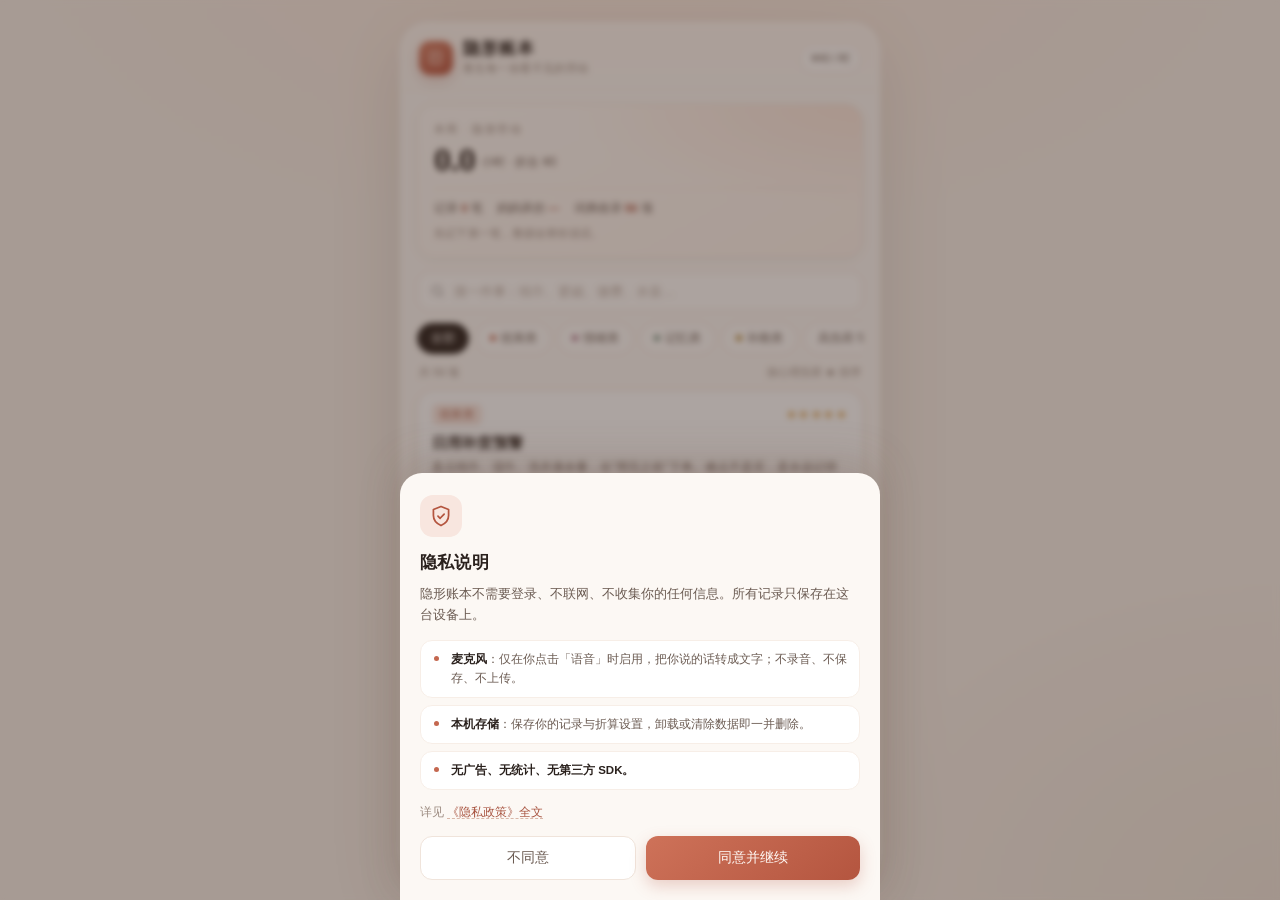
<file: index.html>
<!DOCTYPE html>
<html lang="zh-CN">
<head>
<meta charset="UTF-8" />
<meta name="viewport" content="width=device-width, initial-scale=1, viewport-fit=cover, maximum-scale=1" />
<meta name="theme-color" content="#FCF8F4" />
<meta name="description" content="隐形账本：把全职妈妈与职场妈妈的隐形劳动、情绪劳动，一次性说清楚。" />
<title>隐形账本 · 看见每一份看不见的劳动</title>
<link rel="icon" href="assets/icon.svg" type="image/svg+xml" />
<link rel="apple-touch-icon" href="assets/icon.svg" />
<link rel="manifest" href="manifest.json" />
<link rel="stylesheet" href="assets/style.css" />
</head>
<body>
<div class="app">

  <!-- ============ 顶栏 ============ -->
  <header class="topbar">
    <div class="brand">
      <div class="mark" aria-hidden="true">
        <svg width="19" height="19" viewBox="0 0 24 24" fill="none">
          <rect x="4.5" y="3.5" width="13" height="15" rx="2.6" stroke="#FFF3EC" stroke-width="1.5"/>
          <path d="M8 8.5h6M8 12h4" stroke="#FFF3EC" stroke-width="1.5" stroke-linecap="round"/>
          <path d="M17 7.5v9.8a1.9 1.9 0 0 1-2.6 1.8l-2.9-1.1" stroke="#F7C9B8" stroke-width="1.5" stroke-linecap="round" stroke-linejoin="round"/>
        </svg>
      </div>
      <div style="min-width:0">
        <h1>隐形账本</h1>
        <p class="sub">看见每一份看不见的劳动</p>
      </div>
    </div>
    <button class="rate-btn" id="rateBtn" type="button">¥40 / 时</button>
  </header>

  <!-- ============ 主体 ============ -->
  <main id="main">

    <!-- ---------- 词典 ---------- -->
    <section class="view active" id="view-dict">
      <div class="overview">
        <div class="ov-label">本周 · 隐形劳动</div>
        <div class="ov-main">
          <span class="ov-num" id="ovHours">0.0</span>
          <span class="ov-unit">小时 · 折合 ¥<span id="ovMoney">0</span></span>
        </div>
        <div class="ov-row">
          <span>记录 <b id="ovCount">0</b> 笔</span>
          <span>妈妈承担 <b id="ovShare">—</b></span>
          <span>词典收录 <b>56</b> 项</span>
        </div>
        <div class="ov-quote" id="ovQuote">先记下第一笔，数据会替你说话。</div>
      </div>

      <div class="search-wrap">
        <svg width="15" height="15" viewBox="0 0 24 24" fill="none" stroke="currentColor" stroke-width="2">
          <circle cx="11" cy="11" r="7"/><path d="M20 20l-3.6-3.6" stroke-linecap="round"/>
        </svg>
        <input id="searchInput" type="search" placeholder="搜一件事：纸巾、婆媳、缴费、水壶…" autocomplete="off" />
      </div>

      <div class="chips" id="chips"></div>
      <div class="dict-meta">
        <span id="dictCount">共 56 项</span>
        <span>按心理负荷 ★ 排序</span>
      </div>
      <div id="dictList"></div>
    </section>

    <!-- ---------- 记录 ---------- -->
    <section class="view" id="view-record">
      <div class="panel">
        <p class="panel-title">说一句今天发生了什么</p>
        <textarea id="voiceInput" placeholder="例：今天气死我了，我刚安抚完娃，又去提醒他爸明天要交幼儿园手工作业。"></textarea>
        <div class="rec-actions">
          <button class="btn btn-mic" id="micBtn" type="button">
            <svg width="14" height="14" viewBox="0 0 24 24" fill="none" stroke="currentColor" stroke-width="1.8">
              <rect x="9" y="3" width="6" height="11" rx="3"/><path d="M5.5 11.5a6.5 6.5 0 0 0 13 0M12 18v3" stroke-linecap="round"/>
            </svg>
            <span id="micLabel">语音</span>
          </button>
          <button class="btn btn-primary" id="parseBtn" type="button">智能拆解</button>
        </div>
        <div class="hint-row">
          <p class="hint">不评价、不安慰、不建议 —— 只把这句话拆成可计量的结构。</p>
          <button class="link-mini" id="sampleBtn" type="button">填入示例</button>
        </div>
      </div>

      <div id="parseOut"></div>

      <div class="panel" style="margin-top:12px">
        <p class="panel-title">今日记录 <span id="todayCount" style="color:#B3A297;letter-spacing:0"></span></p>
        <ul class="rec-list" id="todayList"></ul>
        <div class="empty" id="todayEmpty">
          <span class="big">◌</span>
          还没有记录。试试上面的示例，或从词典里点「记一笔」。
          <div style="margin-top:12px">
            <button class="mini-btn" id="demoBtn" type="button">载入一周示例数据</button>
          </div>
        </div>
      </div>
    </section>

    <!-- ---------- 周报 ---------- -->
    <section class="view" id="view-report">
      <div class="week-switch">
        <button class="active" data-week="0" type="button">本周</button>
        <button data-week="1" type="button">上周</button>
      </div>
      <div id="reportBody"></div>
    </section>

    <!-- ---------- 关于 ---------- -->
    <section class="view" id="view-about">
      <div class="about-hero">
        <div class="mark-lg" aria-hidden="true">
          <svg width="28" height="28" viewBox="0 0 24 24" fill="none">
            <rect x="4.5" y="3.5" width="13" height="15" rx="2.6" stroke="#FFF3EC" stroke-width="1.4"/>
            <path d="M8 8.5h6M8 12h4" stroke="#FFF3EC" stroke-width="1.4" stroke-linecap="round"/>
            <path d="M17 7.5v9.8a1.9 1.9 0 0 1-2.6 1.8l-2.9-1.1" stroke="#F7C9B8" stroke-width="1.4" stroke-linecap="round" stroke-linejoin="round"/>
          </svg>
        </div>
        <h2>隐形账本</h2>
        <p>INVISIBLE LEDGER · v1.0</p>
      </div>

      <div class="about-card">
        <h4>为什么要有这本账</h4>
        <p>家里的活分两种：一种做得完，一种做不完。买纸巾看得见，记住"纸巾快没了"看不见；带孩子看得见，提前三天查好疫苗放号时间看不见。后者从不进入任何统计，却持续消耗同一个人。</p>
        <p>这本账只做一件事：把看不见的部分，写成条目、时长和金额。</p>
      </div>

      <div class="about-card">
        <h4>四个抽屉</h4>
        <ul>
          <li><b>统筹类</b>：让家庭这台机器按时运转（排期、比价、派活与跟进）</li>
          <li><b>情绪类</b>：接住每个人的情绪（安抚、缓冲、维持气氛）</li>
          <li><b>记忆类</b>：全家的外部硬盘（缴费日、过敏史、东西放哪）</li>
          <li><b>补救类</b>：兜住所有漏下来的事（送水壶、发现洗手液用完）</li>
        </ul>
        <p style="margin-top:8px">每项都标了 <b>心理负荷指数（1–5★）</b>：占用的不是时间，是脑子里的后台进程。</p>
      </div>

      <div class="about-card">
        <h4>怎么算钱</h4>
        <p>折算标准默认 <code>¥40 / 小时</code>，参考家政服务时薪。可在右上角修改。金额不是要谁付钱，而是给"没有价格的时间"一个可比较的单位。</p>
      </div>

      <div class="about-card">
        <h4>关于数据</h4>
        <p>所有记录只存在这台设备本地：网页版存在浏览器 localStorage，安装版存在应用私有目录，不上传、不联网、不需要登录。清除数据或卸载会一并清除记录。</p>
        <p>语音输入使用系统自带的语音识别能力（安装版为安卓系统识别服务，网页版为浏览器识别能力），本应用不保存任何音频，只接收识别后的文字。</p>
        <p><a href="privacy.html" style="color:#A8543C;text-decoration:none;border-bottom:1px dashed #D9B7A8">隐私政策全文</a></p>
      </div>

      <div class="about-card">
        <h4>一句话免责</h4>
        <p>本工具不是心理咨询，也不是家庭调解。它只提供结构，不提供安慰。</p>
      </div>

      <div class="about-card" style="text-align:center">
        <button class="btn btn-ghost" id="clearBtn" type="button" style="font-size:12px;color:#A8543C">清空全部本地记录</button>
      </div>

      <footer class="site-footer">
        © 2026 隐形账本 · 保留所有权利
        <span class="ln">蓝诺UFO李然</span>
      </footer>
    </section>

  </main>

  <!-- ============ 底部导航 ============ -->
  <nav class="tabbar" id="tabbar">
    <button class="active" data-view="dict" type="button">
      <svg viewBox="0 0 24 24" fill="none" stroke="currentColor" stroke-linecap="round" stroke-linejoin="round">
        <path d="M4 5.5A2.5 2.5 0 0 1 6.5 3H19v15.5H6.5A2.5 2.5 0 0 0 4 21z"/>
        <path d="M4 18.5A2.5 2.5 0 0 0 6.5 21H19"/>
      </svg>
      <span>词典</span>
    </button>
    <button data-view="record" type="button">
      <svg viewBox="0 0 24 24" fill="none" stroke="currentColor" stroke-linecap="round" stroke-linejoin="round">
        <path d="M12 4.5v15M4.5 12h15"/>
      </svg>
      <span>记录</span>
    </button>
    <button data-view="report" type="button">
      <svg viewBox="0 0 24 24" fill="none" stroke="currentColor" stroke-linecap="round" stroke-linejoin="round">
        <path d="M5 20V10M12 20V4M19 20v-7"/>
      </svg>
      <span>周报</span>
    </button>
    <button data-view="about" type="button">
      <svg viewBox="0 0 24 24" fill="none" stroke="currentColor" stroke-linecap="round" stroke-linejoin="round">
        <circle cx="12" cy="12" r="8.5"/>
        <path d="M12 11v5.5M12 8.2v.1"/>
      </svg>
      <span>关于</span>
    </button>
  </nav>
</div>

<!-- 首次启动隐私提示 -->
<div class="consent" id="consent" role="dialog" aria-modal="true" aria-labelledby="consentTitle">
  <div class="consent-card">
    <div class="consent-mark" aria-hidden="true">
      <svg width="26" height="26" viewBox="0 0 24 24" fill="none">
        <path d="M12 3.2 5 6v5.6c0 4.2 2.9 7.4 7 9.2 4.1-1.8 7-5 7-9.2V6l-7-2.8Z" stroke="#B4553F" stroke-width="1.6" stroke-linejoin="round"/>
        <path d="m9.2 12.1 2 2 3.7-3.9" stroke="#B4553F" stroke-width="1.6" stroke-linecap="round" stroke-linejoin="round"/>
      </svg>
    </div>
    <h2 id="consentTitle">隐私说明</h2>
    <p class="consent-lead">隐形账本不需要登录、不联网、不收集你的任何信息。所有记录只保存在这台设备上。</p>
    <p class="consent-note" id="consentNote">未同意时，我们不会处理任何信息，但应用无法保存你的记录，也无法使用语音输入。你可以随时点下方按钮重新阅读。</p>
    <ul class="consent-list">
      <li><b>麦克风</b>：仅在你点击「语音」时启用，把你说的话转成文字；不录音、不保存、不上传。</li>
      <li><b>本机存储</b>：保存你的记录与折算设置，卸载或清除数据即一并删除。</li>
      <li><b>无广告、无统计、无第三方 SDK。</b></li>
    </ul>
    <p class="consent-link">详见 <a href="privacy.html">《隐私政策》全文</a></p>
    <div class="consent-actions">
      <button class="btn btn-consent-ghost" id="consentReject" type="button">不同意</button>
      <button class="btn btn-primary" id="consentAgree" type="button">同意并继续</button>
    </div>
  </div>
</div>

<!-- 设置弹层 -->
<div class="sheet-mask" id="mask"></div>
<div class="sheet" id="sheet">
  <h3>折算设置</h3>
  <p class="sub">金额不是要谁付钱，是给没有价格的时间一个单位。</p>
  <div class="row">
    <div class="field">
      <label>家政时薪（元 / 小时）</label>
      <input id="rateInput" type="number" min="1" step="1" inputmode="numeric" />
    </div>
    <div class="field">
      <label>你的称呼</label>
      <input id="nameInput" type="text" placeholder="妈妈" />
    </div>
  </div>
  <button class="btn btn-primary" id="saveSettings" type="button" style="width:100%;justify-content:center">保存</button>
</div>

<div id="toast"></div>

<script src="assets/dictionary.js"></script>
<script src="assets/app.js"></script>
</body>
</html>
</file>
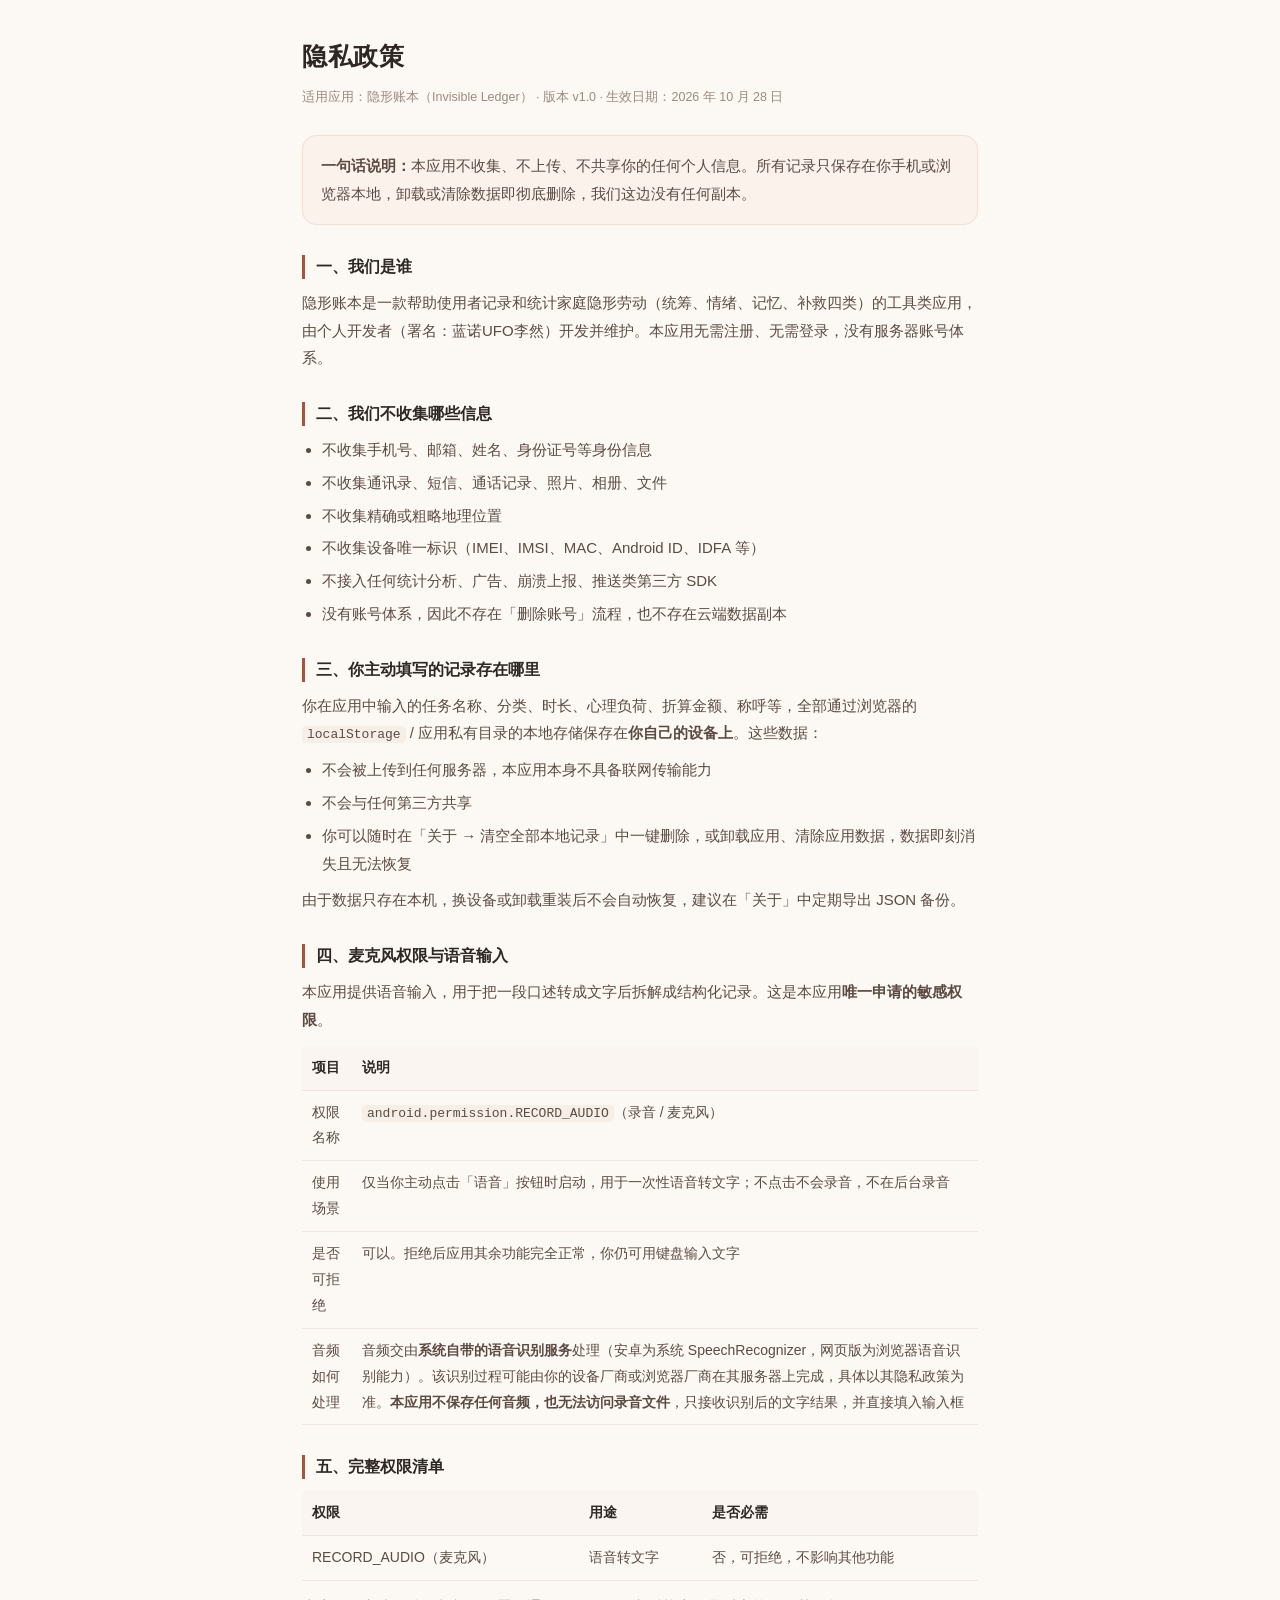
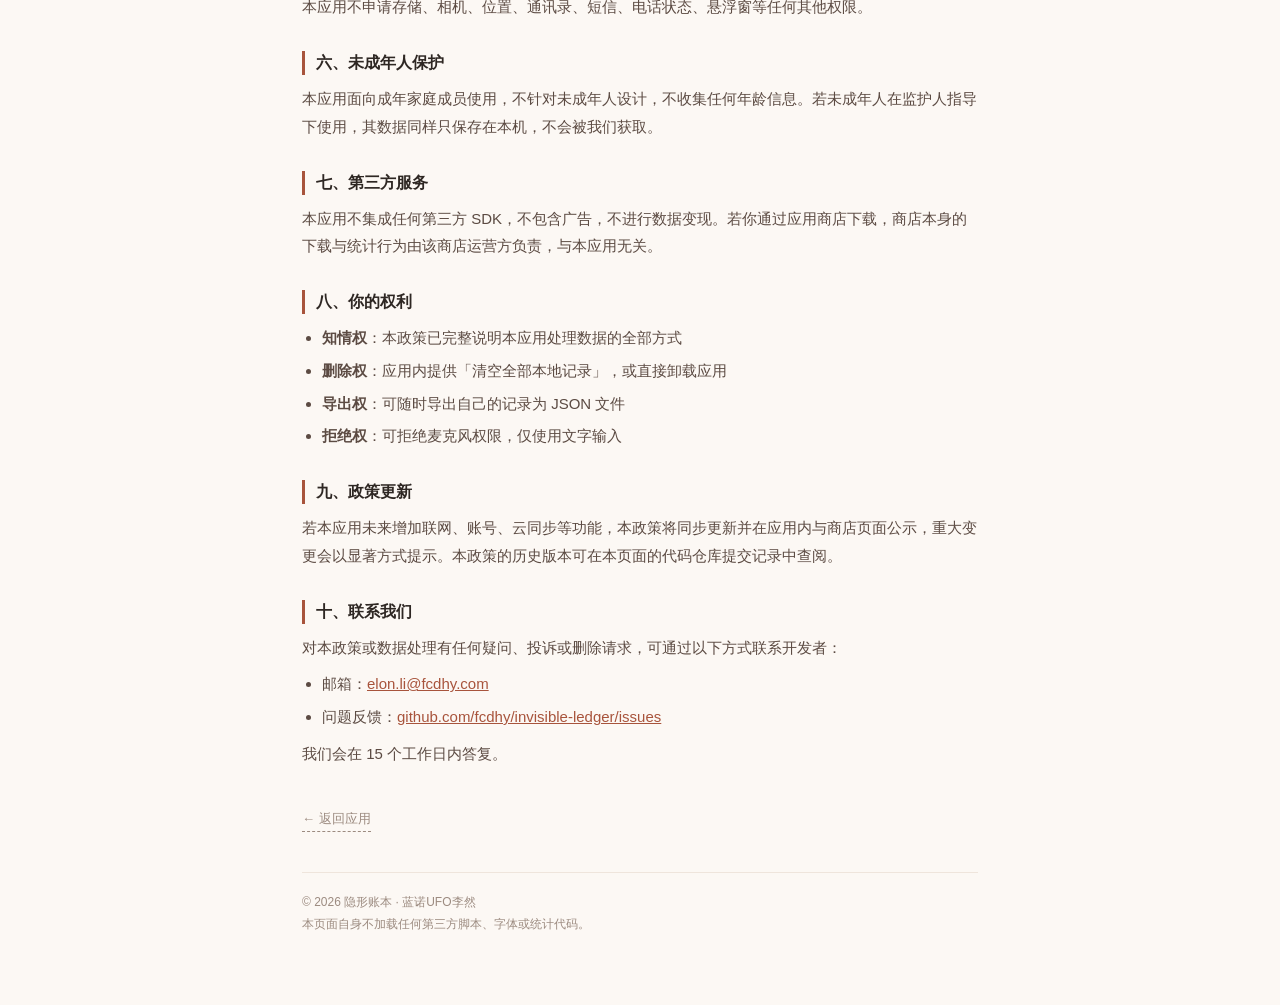
<file: privacy.html>
<!DOCTYPE html>
<html lang="zh-CN">
<head>
<meta charset="utf-8">
<meta name="viewport" content="width=device-width, initial-scale=1, viewport-fit=cover">
<title>隐私政策 · 隐形账本</title>
<meta name="description" content="隐形账本的隐私政策：不收集个人信息，数据只存在你的设备上。">
<style>
  :root {
    --cream: #FCF8F4; --paper: #FFFFFF; --ink: #2E2723; --ink-2: #5C4B43;
    --muted: #9C8B80; --line: #EFE5DC; --clay: #A8543C;
  }
  * { box-sizing: border-box; }
  html, body { margin: 0; padding: 0; }
  body {
    background: var(--cream); color: var(--ink);
    font-family: -apple-system, BlinkMacSystemFont, "PingFang SC", "Hiragino Sans GB", "Microsoft YaHei", sans-serif;
    font-size: 15px; line-height: 1.85; -webkit-text-size-adjust: 100%;
  }
  .wrap { max-width: 720px; margin: 0 auto; padding: 34px 22px 70px; }
  h1 {
    font-family: "Songti SC", "Noto Serif CJK SC", Georgia, serif;
    font-size: 25px; font-weight: 600; letter-spacing: .5px; margin: 0 0 6px;
  }
  .meta { color: var(--muted); font-size: 12.5px; margin-bottom: 26px; }
  h2 {
    font-size: 16px; font-weight: 700; margin: 30px 0 10px;
    padding-left: 11px; border-left: 3px solid var(--clay); line-height: 1.5;
  }
  p { margin: 9px 0; color: var(--ink-2); }
  ul { margin: 9px 0; padding-left: 20px; color: var(--ink-2); }
  li { margin: 5px 0; }
  .card {
    background: var(--paper); border: 1px solid var(--line);
    border-radius: 14px; padding: 16px 18px; margin: 16px 0;
  }
  .hl { background: #FBF2EC; border: 1px solid #F2DED2; }
  table { width: 100%; border-collapse: collapse; margin: 12px 0; font-size: 14px; }
  th, td { text-align: left; padding: 9px 10px; border-bottom: 1px solid var(--line); vertical-align: top; }
  th { color: var(--ink); font-weight: 600; background: #FAF5F0; }
  td { color: var(--ink-2); }
  code { background: #F6EFE8; padding: 1px 5px; border-radius: 4px; font-size: 13px; }
  a { color: var(--clay); }
  .back {
    display: inline-block; margin-top: 30px; font-size: 13px;
    color: var(--muted); text-decoration: none; border-bottom: 1px dashed var(--muted);
  }
  footer { margin-top: 40px; padding-top: 18px; border-top: 1px solid var(--line); color: var(--muted); font-size: 12px; }
</style>
</head>
<body>
<div class="wrap">

  <h1>隐私政策</h1>
  <div class="meta">适用应用：隐形账本（Invisible Ledger） · 版本 v1.0 · 生效日期：2026 年 10 月 28 日</div>

  <div class="card hl">
    <p style="margin:0"><b>一句话说明：</b>本应用不收集、不上传、不共享你的任何个人信息。所有记录只保存在你手机或浏览器本地，卸载或清除数据即彻底删除，我们这边没有任何副本。</p>
  </div>

  <h2>一、我们是谁</h2>
  <p>隐形账本是一款帮助使用者记录和统计家庭隐形劳动（统筹、情绪、记忆、补救四类）的工具类应用，由个人开发者（署名：蓝诺UFO李然）开发并维护。本应用无需注册、无需登录，没有服务器账号体系。</p>

  <h2>二、我们不收集哪些信息</h2>
  <ul>
    <li>不收集手机号、邮箱、姓名、身份证号等身份信息</li>
    <li>不收集通讯录、短信、通话记录、照片、相册、文件</li>
    <li>不收集精确或粗略地理位置</li>
    <li>不收集设备唯一标识（IMEI、IMSI、MAC、Android ID、IDFA 等）</li>
    <li>不接入任何统计分析、广告、崩溃上报、推送类第三方 SDK</li>
    <li>没有账号体系，因此不存在「删除账号」流程，也不存在云端数据副本</li>
  </ul>

  <h2>三、你主动填写的记录存在哪里</h2>
  <p>你在应用中输入的任务名称、分类、时长、心理负荷、折算金额、称呼等，全部通过浏览器的 <code>localStorage</code> / 应用私有目录的本地存储保存在<b>你自己的设备上</b>。这些数据：</p>
  <ul>
    <li>不会被上传到任何服务器，本应用本身不具备联网传输能力</li>
    <li>不会与任何第三方共享</li>
    <li>你可以随时在「关于 → 清空全部本地记录」中一键删除，或卸载应用、清除应用数据，数据即刻消失且无法恢复</li>
  </ul>
  <p>由于数据只存在本机，换设备或卸载重装后不会自动恢复，建议在「关于」中定期导出 JSON 备份。</p>

  <h2>四、麦克风权限与语音输入</h2>
  <p>本应用提供语音输入，用于把一段口述转成文字后拆解成结构化记录。这是本应用<b>唯一申请的敏感权限</b>。</p>
  <table>
    <tr><th>项目</th><th>说明</th></tr>
    <tr>
      <td>权限名称</td>
      <td><code>android.permission.RECORD_AUDIO</code>（录音 / 麦克风）</td>
    </tr>
    <tr>
      <td>使用场景</td>
      <td>仅当你主动点击「语音」按钮时启动，用于一次性语音转文字；不点击不会录音，不在后台录音</td>
    </tr>
    <tr>
      <td>是否可拒绝</td>
      <td>可以。拒绝后应用其余功能完全正常，你仍可用键盘输入文字</td>
    </tr>
    <tr>
      <td>音频如何处理</td>
      <td>音频交由<b>系统自带的语音识别服务</b>处理（安卓为系统 SpeechRecognizer，网页版为浏览器语音识别能力）。该识别过程可能由你的设备厂商或浏览器厂商在其服务器上完成，具体以其隐私政策为准。<b>本应用不保存任何音频，也无法访问录音文件</b>，只接收识别后的文字结果，并直接填入输入框</td>
    </tr>
  </table>

  <h2>五、完整权限清单</h2>
  <table>
    <tr><th>权限</th><th>用途</th><th>是否必需</th></tr>
    <tr><td>RECORD_AUDIO（麦克风）</td><td>语音转文字</td><td>否，可拒绝，不影响其他功能</td></tr>
  </table>
  <p>本应用不申请存储、相机、位置、通讯录、短信、电话状态、悬浮窗等任何其他权限。</p>

  <h2>六、未成年人保护</h2>
  <p>本应用面向成年家庭成员使用，不针对未成年人设计，不收集任何年龄信息。若未成年人在监护人指导下使用，其数据同样只保存在本机，不会被我们获取。</p>

  <h2>七、第三方服务</h2>
  <p>本应用不集成任何第三方 SDK，不包含广告，不进行数据变现。若你通过应用商店下载，商店本身的下载与统计行为由该商店运营方负责，与本应用无关。</p>

  <h2>八、你的权利</h2>
  <ul>
    <li><b>知情权</b>：本政策已完整说明本应用处理数据的全部方式</li>
    <li><b>删除权</b>：应用内提供「清空全部本地记录」，或直接卸载应用</li>
    <li><b>导出权</b>：可随时导出自己的记录为 JSON 文件</li>
    <li><b>拒绝权</b>：可拒绝麦克风权限，仅使用文字输入</li>
  </ul>

  <h2>九、政策更新</h2>
  <p>若本应用未来增加联网、账号、云同步等功能，本政策将同步更新并在应用内与商店页面公示，重大变更会以显著方式提示。本政策的历史版本可在本页面的代码仓库提交记录中查阅。</p>

  <h2>十、联系我们</h2>
  <p>对本政策或数据处理有任何疑问、投诉或删除请求，可通过以下方式联系开发者：</p>
  <ul>
    <li>邮箱：<a href="mailto:elon.li@fcdhy.com">elon.li@fcdhy.com</a></li>
    <li>问题反馈：<a href="https://github.com/fcdhy/invisible-ledger/issues">github.com/fcdhy/invisible-ledger/issues</a></li>
  </ul>
  <p>我们会在 15 个工作日内答复。</p>

  <a class="back" href="./index.html">← 返回应用</a>

  <footer>
    © 2026 隐形账本 · 蓝诺UFO李然<br>
    本页面自身不加载任何第三方脚本、字体或统计代码。
  </footer>

</div>
</body>
</html>
</file>
<file: assets/style.css>
/* 隐形账本 · Invisible Ledger
   视觉：暖白纸感 + 陶土红 / 藕荷 / 苔绿 / 赭金
*/

:root {
  --cream: #FCF8F4;
  --paper: #FFFFFF;
  --ink: #2A211D;
  --ink-2: #6B5B52;
  --muted: #9C8B80;
  --line: #F0E4DB;
  --line-2: #F7EEE7;
  --rose: #C4674F;
  --rose-deep: #A85440;
  --rose-soft: #F8E6DF;
  --sage: #6F8B7A;
  --mauve: #A96B85;
  --gold: #B08432;
  --shadow: 0 8px 24px rgba(122, 88, 66, 0.07);
  --shadow-sm: 0 2px 10px rgba(122, 88, 66, 0.06);
  --r: 18px;
}

* { box-sizing: border-box; -webkit-tap-highlight-color: transparent; }

html, body {
  margin: 0; padding: 0;
  background: #F6EFE8;
  color: var(--ink);
  font-family: -apple-system, BlinkMacSystemFont, "PingFang SC", "Hiragino Sans GB",
    "Microsoft YaHei", "Segoe UI", Roboto, sans-serif;
  font-size: 14px;
  line-height: 1.6;
  -webkit-font-smoothing: antialiased;
}

body {
  background:
    radial-gradient(900px 460px at 50% -8%, #FBEADF 0%, rgba(251, 234, 223, 0) 70%),
    radial-gradient(700px 500px at 100% 100%, #EFE6DC 0%, rgba(239, 230, 220, 0) 65%),
    #F6EFE8;
}

/* ---------------- 外壳 ---------------- */
.app {
  position: relative;
  width: 100%;
  max-width: 480px;
  margin: 0 auto;
  height: 100vh;
  height: 100dvh;
  display: flex;
  flex-direction: column;
  background: var(--cream);
  overflow: hidden;
}

@media (min-width: 520px) {
  body { padding: 22px 0; }
  .app {
    height: calc(100vh - 44px);
    border-radius: 28px;
    box-shadow: 0 24px 70px rgba(103, 74, 55, 0.16), 0 2px 0 rgba(255, 255, 255, 0.9) inset;
    border: 1px solid rgba(255, 255, 255, 0.7);
  }
}

/* ---------------- 顶栏 ---------------- */
.topbar {
  flex: 0 0 auto;
  display: flex;
  align-items: center;
  gap: 10px;
  padding: 16px 18px 12px;
  background: linear-gradient(180deg, #FFF7F1 0%, rgba(252, 248, 244, 0.92) 100%);
  border-bottom: 1px solid var(--line-2);
  position: relative;
  z-index: 5;
}

.brand { display: flex; align-items: center; gap: 10px; flex: 1; min-width: 0; }

.brand .mark {
  width: 34px; height: 34px; flex: 0 0 34px;
  border-radius: 11px;
  background: linear-gradient(150deg, #D68168, #B85540);
  box-shadow: 0 5px 14px rgba(180, 85, 64, 0.28);
  display: flex; align-items: center; justify-content: center;
}

.brand h1 {
  margin: 0;
  font-family: "Songti SC", "STSong", "Noto Serif SC", Georgia, serif;
  font-size: 17px;
  font-weight: 700;
  letter-spacing: 0.06em;
  line-height: 1.2;
  color: var(--ink);
}

.brand .sub {
  margin: 1px 0 0;
  font-size: 10.5px;
  color: var(--muted);
  letter-spacing: 0.04em;
  white-space: nowrap;
  overflow: hidden;
  text-overflow: ellipsis;
}

.rate-btn {
  flex: 0 0 auto;
  border: 1px solid var(--line);
  background: #FFFDFB;
  color: var(--ink-2);
  font-size: 11px;
  padding: 6px 10px;
  border-radius: 999px;
  cursor: pointer;
  font-variant-numeric: tabular-nums;
  transition: .18s;
}
.rate-btn:hover { border-color: #E4CDBF; color: var(--rose-deep); }

/* ---------------- 主体 ---------------- */
main {
  flex: 1 1 auto;
  overflow-y: auto;
  overflow-x: hidden;
  padding: 14px 16px 20px;
  scroll-behavior: smooth;
}
main::-webkit-scrollbar { width: 0; }

.view { display: none; animation: fadeUp .26s ease both; }
.view.active { display: block; }

@keyframes fadeUp {
  from { opacity: 0; transform: translateY(6px); }
  to { opacity: 1; transform: none; }
}

/* ---------------- 概览卡 ---------------- */
.overview {
  position: relative;
  overflow: hidden;
  border-radius: var(--r);
  padding: 16px 16px 14px;
  background:
    radial-gradient(120% 120% at 100% 0%, #FBE7DC 0%, rgba(251, 231, 220, 0) 55%),
    linear-gradient(150deg, #FFFBF7, #FDF3EC);
  border: 1px solid var(--line);
  box-shadow: var(--shadow-sm);
  margin-bottom: 14px;
}

.overview .ov-label {
  font-size: 10.5px; letter-spacing: 0.14em; color: var(--muted);
  text-transform: uppercase;
}

.overview .ov-main {
  display: flex; align-items: flex-end; gap: 6px; margin-top: 4px;
}
.overview .ov-num {
  font-family: "Songti SC", "STSong", Georgia, serif;
  font-size: 34px; font-weight: 700; line-height: 1.05; color: var(--ink);
  font-variant-numeric: tabular-nums;
  letter-spacing: -0.01em;
}
.overview .ov-unit { font-size: 12px; color: var(--ink-2); padding-bottom: 5px; }

.overview .ov-row {
  display: flex; gap: 14px; margin-top: 10px;
  padding-top: 10px; border-top: 1px dashed #EFDDD2;
  font-size: 11.5px; color: var(--ink-2);
}
.overview .ov-row b { color: var(--rose-deep); font-weight: 600; font-variant-numeric: tabular-nums; }
.overview .ov-quote {
  margin-top: 8px; font-size: 11px; color: var(--muted); letter-spacing: 0.02em;
}

/* ---------------- 搜索 & 筛选 ---------------- */
.search-wrap { position: relative; margin-bottom: 10px; }
.search-wrap svg { position: absolute; left: 13px; top: 50%; transform: translateY(-50%); opacity: .45; }
#searchInput {
  width: 100%;
  padding: 11px 14px 11px 36px;
  border-radius: 13px;
  border: 1px solid var(--line);
  background: #FFFDFB;
  font-size: 13px;
  color: var(--ink);
  outline: none;
  transition: .2s;
  font-family: inherit;
}
#searchInput::placeholder { color: #BCAEA4; }
#searchInput:focus { border-color: #DFC0B1; box-shadow: 0 0 0 3px rgba(196, 103, 79, 0.08); }

.chips {
  display: flex; gap: 7px; overflow-x: auto; padding: 2px 0 10px;
  scrollbar-width: none;
}
.chips::-webkit-scrollbar { display: none; }

.chip {
  flex: 0 0 auto;
  border: 1px solid var(--line);
  background: #FFFDFB;
  color: var(--ink-2);
  font-size: 12px;
  padding: 6px 13px;
  border-radius: 999px;
  cursor: pointer;
  transition: .18s;
  white-space: nowrap;
  font-family: inherit;
}
.chip.active {
  background: var(--ink);
  border-color: var(--ink);
  color: #FFF8F3;
}
.chip .dot {
  display: inline-block; width: 6px; height: 6px; border-radius: 50%;
  margin-right: 5px; vertical-align: 1px;
}

.dict-meta {
  display: flex; justify-content: space-between; align-items: center;
  font-size: 11px; color: var(--muted); margin: 0 2px 9px;
}

/* ---------------- 词典卡片 ---------------- */
.dict-card {
  background: var(--paper);
  border: 1px solid var(--line);
  border-radius: var(--r);
  padding: 13px 14px 11px;
  margin-bottom: 10px;
  box-shadow: var(--shadow-sm);
  transition: transform .18s, box-shadow .18s;
}
.dict-card:active { transform: scale(.995); }

.dc-top { display: flex; align-items: center; justify-content: space-between; gap: 8px; }

.tag {
  font-size: 10.5px;
  padding: 2px 8px;
  border-radius: 6px;
  letter-spacing: 0.04em;
  font-weight: 500;
  white-space: nowrap;
}
.tag--chou { background: #F8E6DF; color: #A8543C; }
.tag--qing { background: #F6E3EA; color: #8E5570; }
.tag--ji   { background: #E4EDE6; color: #54735F; }
.tag--bu   { background: #F6EBD6; color: #8E6820; }

.stars { font-size: 11px; letter-spacing: 1.5px; color: #E3D3C7; white-space: nowrap; }
.stars i { font-style: normal; }
.stars .on { color: #D9A04A; }

.dict-card h3 {
  margin: 7px 0 3px;
  font-size: 14.5px;
  font-weight: 600;
  letter-spacing: 0.01em;
  color: var(--ink);
  font-family: "Songti SC", "STSong", "Noto Serif SC", Georgia, serif;
}

.dc-note {
  margin: 0;
  font-size: 12px;
  line-height: 1.65;
  color: var(--ink-2);
}

.dc-foot {
  display: flex; align-items: center; gap: 10px;
  margin-top: 10px; padding-top: 9px; border-top: 1px dashed var(--line-2);
  font-size: 11px; color: var(--muted);
  font-variant-numeric: tabular-nums;
}
.dc-foot .spacer { flex: 1; }

.mini-btn {
  border: 1px solid var(--line);
  background: #FFFDFB;
  color: var(--rose-deep);
  font-size: 11px;
  padding: 4px 11px;
  border-radius: 999px;
  cursor: pointer;
  font-family: inherit;
  transition: .18s;
}
.mini-btn:hover { background: var(--rose-soft); border-color: #EBCDBE; }
.mini-btn.solid {
  background: linear-gradient(140deg, #CE7259, #B4553F);
  color: #fff; border: none;
  box-shadow: 0 4px 12px rgba(180, 85, 64, .24);
}
.mini-btn.solid:hover { filter: brightness(1.03); }

/* ---------------- 记录页 ---------------- */
.panel {
  background: var(--paper);
  border: 1px solid var(--line);
  border-radius: var(--r);
  padding: 14px;
  box-shadow: var(--shadow-sm);
  margin-bottom: 12px;
}

.panel-title {
  display: flex; align-items: center; gap: 7px;
  font-size: 12px; color: var(--muted);
  letter-spacing: 0.06em;
  margin: 0 0 10px;
}
.panel-title::before {
  content: ''; width: 3px; height: 11px; border-radius: 2px;
  background: var(--rose);
  opacity: .8;
}

#voiceInput {
  width: 100%;
  min-height: 96px;
  resize: vertical;
  border: 1px solid var(--line);
  border-radius: 13px;
  padding: 12px;
  font-size: 13.5px;
  line-height: 1.7;
  color: var(--ink);
  background: #FFFDFB;
  outline: none;
  font-family: inherit;
  transition: .2s;
}
#voiceInput:focus { border-color: #DFC0B1; box-shadow: 0 0 0 3px rgba(196, 103, 79, .08); }
#voiceInput::placeholder { color: #BCAEA4; }

.rec-actions { display: flex; gap: 8px; margin-top: 10px; align-items: center; }

.btn {
  border: none;
  border-radius: 12px;
  padding: 10px 16px;
  font-size: 13px;
  font-family: inherit;
  cursor: pointer;
  transition: .18s;
  display: inline-flex; align-items: center; gap: 6px;
}
.btn-primary {
  background: linear-gradient(140deg, #CE7259, #B4553F);
  color: #FFF8F4;
  box-shadow: 0 6px 16px rgba(180, 85, 64, .26);
  font-weight: 500;
  flex: 1;
  justify-content: center;
}
.btn-primary:active { transform: translateY(1px); }
.btn-ghost {
  background: #FFFDFB; color: var(--ink-2);
  border: 1px solid var(--line);
}
.btn-ghost:hover { border-color: #E4CDBF; color: var(--rose-deep); }
.btn-mic { background: #FFFDFB; border: 1px solid var(--line); color: var(--ink-2); }
.btn-mic.rec { background: #FBEAE4; border-color: #EFC5B6; color: var(--rose-deep); }

.hint {
  font-size: 11px; color: var(--muted); line-height: 1.6; margin: 8px 2px 0;
}
.hint-row { display: flex; align-items: flex-start; gap: 10px; margin-top: 8px; }
.hint-row .hint { flex: 1; margin: 0; }
.link-mini {
  flex: 0 0 auto;
  border: none; background: none; padding: 0 0 1px;
  color: var(--rose-deep); font-size: 11px; font-family: inherit;
  cursor: pointer; white-space: nowrap;
  border-bottom: 1px dashed #DCC3B6;
}

/* JSON 预览 */
.json-card {
  background: #FDF7F3;
  border: 1px solid #F2E2D8;
  border-radius: 14px;
  padding: 12px;
  margin-bottom: 10px;
  animation: fadeUp .3s ease both;
}
.json-head {
  display: flex; align-items: center; justify-content: space-between;
  font-size: 10.5px; letter-spacing: .1em; color: var(--muted); margin-bottom: 8px;
}
.json-head .ok { color: var(--sage); letter-spacing: 0; }
pre.json {
  margin: 0;
  font-family: "SF Mono", ui-monospace, Menlo, Consolas, monospace;
  font-size: 12px;
  line-height: 1.85;
  color: #4E3E36;
  white-space: pre-wrap;
  word-break: break-word;
}
pre.json .k { color: #A8543C; }
pre.json .s { color: #54735F; }
pre.json .n { color: #8E6820; }

.parsed-item {
  border-top: 1px dashed #EFDDD2;
  padding-top: 9px; margin-top: 9px;
  font-size: 11.5px; color: var(--ink-2);
}
.parsed-item:first-of-type { border-top: none; padding-top: 0; margin-top: 0; }

/* 记录列表 */
.rec-list { list-style: none; margin: 0; padding: 0; }
.rec-item {
  display: flex; gap: 10px; align-items: flex-start;
  padding: 11px 0;
  border-bottom: 1px dashed var(--line-2);
}
.rec-item:last-child { border-bottom: none; }
.rec-item .body { flex: 1; min-width: 0; }
.rec-item .t {
  font-size: 13px; font-weight: 500; color: var(--ink);
  display: flex; align-items: center; gap: 6px; flex-wrap: wrap;
}
.rec-item .m {
  font-size: 11px; color: var(--muted); margin-top: 3px;
  font-variant-numeric: tabular-nums;
}
.rec-item .m .who { color: var(--ink-2); }
.del {
  border: none; background: none; color: #C9B8AD; cursor: pointer;
  font-size: 15px; padding: 2px 4px; line-height: 1;
}
.del:hover { color: var(--rose); }

.empty {
  text-align: center; padding: 26px 12px;
  color: var(--muted); font-size: 12px;
}
.empty .big { font-size: 24px; opacity: .35; display: block; margin-bottom: 6px; }

/* ---------------- 周报 ---------------- */
.week-switch {
  display: flex; gap: 0; margin-bottom: 12px;
  background: #F5EBE4; border-radius: 11px; padding: 3px;
}
.week-switch button {
  flex: 1; border: none; background: transparent;
  font-size: 12px; padding: 7px; border-radius: 9px;
  color: var(--ink-2); cursor: pointer; font-family: inherit;
  transition: .18s;
}
.week-switch button.active {
  background: #FFFDFB; color: var(--ink);
  box-shadow: 0 1px 4px rgba(122, 88, 66, .1);
  font-weight: 500;
}

.stat-grid { display: grid; grid-template-columns: 1fr 1fr; gap: 9px; margin-bottom: 12px; }
.stat {
  background: var(--paper);
  border: 1px solid var(--line);
  border-radius: 14px;
  padding: 12px;
  box-shadow: var(--shadow-sm);
}
.stat .lab { font-size: 10.5px; color: var(--muted); letter-spacing: .05em; }
.stat .val {
  font-family: "Songti SC", "STSong", Georgia, serif;
  font-size: 22px; font-weight: 700; line-height: 1.25; margin-top: 2px;
  font-variant-numeric: tabular-nums;
}
.stat .val small { font-size: 11px; font-weight: 400; color: var(--ink-2); margin-left: 2px; font-family: inherit; }
.stat .sub { font-size: 10.5px; color: var(--muted); }

.split-card {
  background: var(--paper); border: 1px solid var(--line); border-radius: var(--r);
  padding: 14px; box-shadow: var(--shadow-sm); margin-bottom: 12px;
}

.split-row { display: flex; align-items: center; gap: 12px; }
.donut { width: 96px; height: 96px; flex: 0 0 96px; position: relative; }
.donut text { font-family: inherit; }
.split-legend { flex: 1; font-size: 11.5px; color: var(--ink-2); }
.split-legend .lg { display: flex; align-items: center; gap: 6px; margin-bottom: 6px; }
.split-legend .sw { width: 8px; height: 8px; border-radius: 3px; }
.split-legend b { color: var(--ink); font-variant-numeric: tabular-nums; }

.bar-row { margin-bottom: 9px; }
.bar-row:last-child { margin-bottom: 0; }
.bar-label {
  display: flex; justify-content: space-between; font-size: 11.5px; color: var(--ink-2);
  margin-bottom: 4px;
}
.bar-label b { color: var(--ink); font-variant-numeric: tabular-nums; font-weight: 600; }
.bar-track { height: 7px; border-radius: 99px; background: #F5EBE4; overflow: hidden; }
.bar-fill { height: 100%; border-radius: 99px; transition: width .5s ease; }

.report-card {
  background: var(--paper);
  border: 1px solid var(--line);
  border-radius: var(--r);
  padding: 15px;
  box-shadow: var(--shadow-sm);
  margin-bottom: 12px;
}
.report-card h4 {
  margin: 0 0 10px;
  font-size: 12.5px; letter-spacing: .08em; color: var(--muted); font-weight: 500;
  display: flex; align-items: center; justify-content: space-between;
}

.kv { display: flex; justify-content: space-between; font-size: 12.5px; padding: 6px 0; border-bottom: 1px dashed var(--line-2); }
.kv:last-child { border-bottom: none; }
.kv span { color: var(--ink-2); }
.kv b { font-weight: 600; font-variant-numeric: tabular-nums; color: var(--ink); }

.offence {
  border-left: 2px solid #E3B7A8;
  padding: 7px 0 7px 10px;
  margin-bottom: 8px;
  font-size: 12px;
  color: var(--ink-2);
  line-height: 1.6;
}
.offence:last-child { margin-bottom: 0; }
.offence .h { color: var(--ink); font-weight: 500; }
.offence .st { color: #B4553F; }

.red-item { display: flex; gap: 8px; align-items: baseline; font-size: 12px; padding: 5px 0; color: var(--ink-2); }
.red-item .rank {
  flex: 0 0 16px; height: 16px; border-radius: 5px;
  background: #F8E6DF; color: #A8543C;
  font-size: 9.5px; display: inline-flex; align-items: center; justify-content: center;
}

.final-q {
  background: linear-gradient(150deg, #FDF3EC, #FBEDE5);
  border: 1px solid #F0DDD1;
  border-radius: 14px;
  padding: 14px;
  font-family: "Songti SC", "STSong", "Noto Serif SC", Georgia, serif;
  font-size: 13.5px;
  line-height: 1.75;
  color: #6B4436;
  letter-spacing: 0.01em;
}

/* ---------------- 关于 ---------------- */
.about-hero { text-align: center; padding: 18px 8px 14px; }
.about-hero .mark-lg {
  width: 56px; height: 56px; border-radius: 18px; margin: 0 auto 12px;
  background: linear-gradient(150deg, #D68168, #B85540);
  display: flex; align-items: center; justify-content: center;
  box-shadow: 0 10px 24px rgba(180, 85, 64, .26);
}
.about-hero h2 {
  margin: 0; font-family: "Songti SC", "STSong", "Noto Serif SC", Georgia, serif;
  font-size: 20px; letter-spacing: .12em;
}
.about-hero p { margin: 6px 0 0; font-size: 12px; color: var(--muted); letter-spacing: .04em; }

.about-card {
  background: var(--paper); border: 1px solid var(--line); border-radius: var(--r);
  padding: 15px; box-shadow: var(--shadow-sm); margin-bottom: 12px;
}
.about-card h4 {
  margin: 0 0 8px; font-size: 12.5px; color: var(--ink); letter-spacing: .04em;
}
.about-card p, .about-card li {
  font-size: 12.5px; line-height: 1.8; color: var(--ink-2); margin: 0 0 6px;
}
.about-card ul { padding-left: 16px; margin: 0; }
.about-card code {
  background: #FBF1EB; padding: 1px 5px; border-radius: 5px;
  font-size: 11.5px; color: #A8543C;
  font-family: "SF Mono", ui-monospace, Menlo, Consolas, monospace;
}

/* 版权 */
.site-footer {
  text-align: center;
  font-size: 10.5px;
  color: #B9A79C;
  letter-spacing: .08em;
  padding: 18px 0 22px;
}
.site-footer .ln { display: block; margin-top: 3px; color: #C4B3A7; letter-spacing: .12em; }

/* ---------------- 底部导航 ---------------- */
.tabbar {
  flex: 0 0 auto;
  display: flex;
  background: rgba(255, 253, 251, 0.94);
  backdrop-filter: saturate(180%) blur(14px);
  -webkit-backdrop-filter: saturate(180%) blur(14px);
  border-top: 1px solid var(--line-2);
  padding: 6px 6px calc(6px + env(safe-area-inset-bottom));
}

.tabbar button {
  flex: 1;
  border: none;
  background: none;
  padding: 5px 0 4px;
  display: flex;
  flex-direction: column;
  align-items: center;
  gap: 2px;
  color: #B3A297;
  font-size: 10px;
  font-family: inherit;
  cursor: pointer;
  transition: color .18s;
  position: relative;
}
.tabbar button svg { width: 21px; height: 21px; stroke-width: 1.65; }
.tabbar button.active { color: var(--rose-deep); }
.tabbar button.active::after {
  content: ''; position: absolute; top: -6px; width: 16px; height: 2px;
  border-radius: 2px; background: var(--rose); opacity: .85;
}

/* ---------------- Toast ---------------- */
#toast {
  position: fixed;
  left: 50%; bottom: 92px;
  transform: translate(-50%, 12px);
  background: rgba(42, 33, 29, 0.92);
  color: #FFF6F0;
  font-size: 12px;
  padding: 9px 16px;
  border-radius: 999px;
  opacity: 0;
  pointer-events: none;
  transition: .26s;
  z-index: 90;
  backdrop-filter: blur(6px);
  max-width: 86vw;
  text-align: center;
}
#toast.show { opacity: 1; transform: translate(-50%, 0); }

/* ---------------- 弹层 ---------------- */
.sheet-mask {
  position: fixed; inset: 0; background: rgba(60, 44, 35, .3);
  backdrop-filter: blur(2px);
  opacity: 0; pointer-events: none; transition: .24s; z-index: 100;
}
.sheet-mask.show { opacity: 1; pointer-events: auto; }

.sheet {
  position: fixed;
  left: 50%; bottom: 0;
  width: 100%; max-width: 480px;
  transform: translate(-50%, 102%);
  background: var(--cream);
  border-radius: 22px 22px 0 0;
  padding: 18px 18px calc(20px + env(safe-area-inset-bottom));
  z-index: 101;
  visibility: hidden;
  transition: transform .3s cubic-bezier(.32, .72, .3, 1), visibility 0s linear .3s;
  box-shadow: 0 -10px 40px rgba(103, 74, 55, .18);
}
.sheet.show {
  transform: translate(-50%, 0);
  visibility: visible;
  transition: transform .3s cubic-bezier(.32, .72, .3, 1), visibility 0s linear 0s;
}
.sheet h3 {
  margin: 0 0 4px; font-size: 15px;
  font-family: "Songti SC", "STSong", Georgia, serif; letter-spacing: .04em;
}
.sheet p.sub { margin: 0 0 14px; font-size: 11.5px; color: var(--muted); }
.sheet .field { margin-bottom: 12px; }
.sheet label { display: block; font-size: 11px; color: var(--muted); margin-bottom: 5px; letter-spacing: .05em; }
.sheet input {
  width: 100%; padding: 10px 12px; border-radius: 11px;
  border: 1px solid var(--line); background: #FFFDFB;
  font-size: 13.5px; font-family: inherit; color: var(--ink);
  outline: none; font-variant-numeric: tabular-nums;
}
.sheet input:focus { border-color: #DFC0B1; }
.sheet .row { display: flex; gap: 9px; }
.sheet .row .field { flex: 1; }

/* ---------------- 首次启动隐私提示 ---------------- */
.consent {
  position: fixed;
  inset: 0;
  z-index: 300;
  background: rgba(58, 40, 32, .42);
  backdrop-filter: blur(3px);
  -webkit-backdrop-filter: blur(3px);
  display: flex;
  align-items: flex-end;
  justify-content: center;
  padding: 0;
}
.consent-card {
  width: 100%;
  max-width: 480px;
  background: var(--cream);
  border-radius: 22px 22px 0 0;
  padding: 22px 20px calc(20px + env(safe-area-inset-bottom));
  box-shadow: 0 -12px 40px rgba(103, 74, 55, .22);
  animation: consentIn .32s cubic-bezier(.32, .72, .3, 1);
  max-height: 92vh;
  overflow-y: auto;
}
@keyframes consentIn { from { transform: translateY(18px); opacity: 0; } to { transform: none; opacity: 1; } }
.consent-mark {
  width: 42px; height: 42px; border-radius: 13px;
  background: var(--rose-soft);
  display: flex; align-items: center; justify-content: center;
  margin-bottom: 12px;
}
.consent-card h2 {
  margin: 0 0 8px;
  font-size: 17px; font-weight: 600; color: var(--ink); letter-spacing: .01em;
}
.consent-lead {
  margin: 0 0 13px; font-size: 12.5px; line-height: 1.72; color: var(--ink-2);
}
.consent-list {
  margin: 0 0 13px; padding: 0; list-style: none;
}
.consent-list li {
  position: relative;
  padding: 9px 12px 9px 30px;
  margin-bottom: 7px;
  background: var(--paper);
  border: 1px solid var(--line-2);
  border-radius: 12px;
  font-size: 11.5px; line-height: 1.65; color: var(--ink-2);
}
.consent-list li::before {
  content: "";
  position: absolute; left: 13px; top: 15px;
  width: 5px; height: 5px; border-radius: 50%;
  background: var(--rose);
}
.consent-list b { color: var(--ink); font-weight: 600; }
.consent-link {
  margin: 0 0 15px; font-size: 11.5px; color: var(--muted);
}
.consent-link a {
  color: var(--rose-deep); text-decoration: none;
  border-bottom: 1px dashed #D9B7A8;
}
.consent-actions { display: flex; gap: 10px; }
.consent-actions .btn { flex: 1; justify-content: center; padding: 12px 16px; font-size: 13.5px; }
.btn-consent-ghost {
  background: var(--paper);
  border: 1px solid var(--line);
  color: var(--ink-2);
  font-weight: 400;
  flex: 0 0 34%;
}
.btn-consent-ghost:active { background: #FBF4EF; }

/* 拒绝后的提示态 */
.consent-card.rejected .consent-list,
.consent-card.rejected .consent-lead,
.consent-card.rejected .consent-mark { display: none; }
.consent-card.rejected .consent-note { display: block; }
.consent-note {
  display: none;
  margin: 0 0 15px;
  padding: 12px 13px;
  background: var(--paper);
  border: 1px solid var(--line);
  border-radius: 12px;
  font-size: 12px; line-height: 1.7; color: var(--ink-2);
}
</file>
